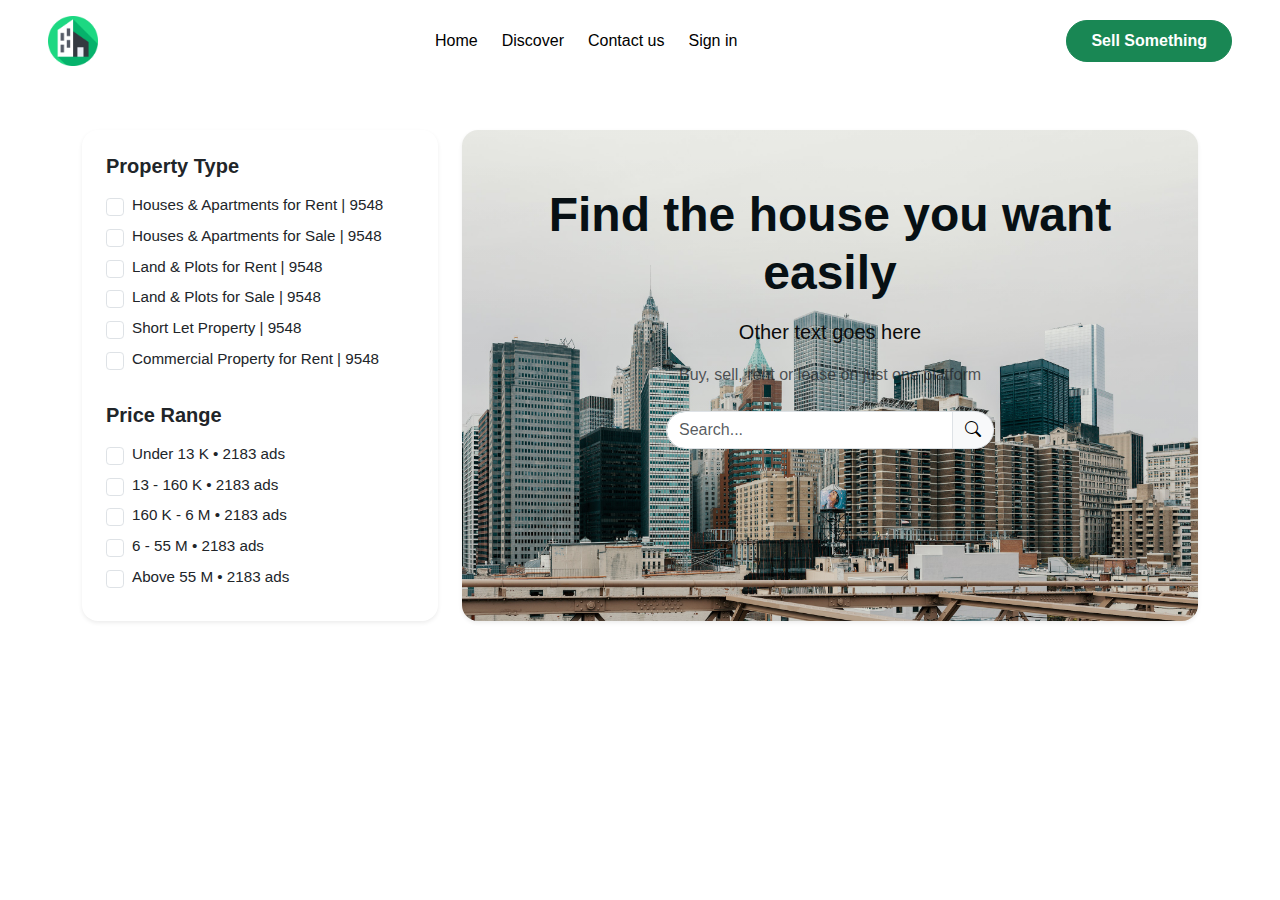
<file: index.html>
<!DOCTYPE html>
<html lang="en">
<head>
  <meta charset="UTF-8">
  <meta name="viewport" content="width=device-width, initial-scale=1.0">
  <title>Main Page</title>
  <link href="https://cdn.jsdelivr.net/npm/bootstrap@5.3.3/dist/css/bootstrap.min.css" rel="stylesheet">
  <link href="https://cdn.jsdelivr.net/npm/bootstrap-icons@1.11.3/font/bootstrap-icons.css" rel="stylesheet">
  <link rel="stylesheet" href="style.css">
</head>
<body>
  <header class="d-flex align-items-center justify-content-between px-5 py-3">
    <div class="logo d-flex align-items-center">
      <img src="images/logo.png" alt="Logo" class="me-2" style="width: 50px; height: auto; border-radius: 8px;">
    </div>
    <nav class="header-center d-flex align-items-center gap-4">
      <a class="nav-item" href="#">Home</a>
      <a class="nav-item" href="#">Discover</a>
      <a class="nav-item" href="#">Contact us</a>
      <a class="nav-item" href="#">Sign in</a>
    </nav>
    <a href="#" class="btn btn-success px-4 py-2 fw-semibold rounded-pill">Sell Something</a>
  </header>
  <section class="container my-5">
    <div class="row g-4">
      <div class="col-lg-4">
        <div class="card border-0 shadow-sm rounded-4 sidebar-card">
          <h5 class="fw-bold mb-3">Property Type</h5>
          <ul class="list-unstyled mb-4">
            <li class="mb-2"><input type="checkbox" id="house" class="form-check-input me-2"><label for="house">Houses & Apartments for Rent | 9548</label></li>
            <li class="mb-2"><input type="checkbox" id="apartment" class="form-check-input me-2"><label for="apartment">Houses & Apartments for Sale | 9548</label></li>
            <li class="mb-2"><input type="checkbox" id="studio" class="form-check-input me-2"><label for="studio">Land & Plots for Rent | 9548</label></li>
            <li class="mb-2"><input type="checkbox" id="villa" class="form-check-input me-2"><label for="villa">Land & Plots for Sale | 9548</label></li>
            <li class="mb-2"><input type="checkbox" id="shortlet" class="form-check-input me-2"><label for="shortlet">Short Let Property | 9548</label></li>
            <li class="mb-2"><input type="checkbox" id="commercial" class="form-check-input me-2"><label for="commercial">Commercial Property for Rent | 9548</label></li>
          </ul>
          <h5 class="fw-bold mb-3">Price Range</h5>
          <ul class="list-unstyled mb-0">
            <li class="mb-2"><input type="checkbox" id="range1" class="form-check-input me-2"><label for="range1">Under 13 K • 2183 ads</label></li>
            <li class="mb-2"><input type="checkbox" id="range2" class="form-check-input me-2"><label for="range2">13 - 160 K • 2183 ads</label></li>
            <li class="mb-2"><input type="checkbox" id="range3" class="form-check-input me-2"><label for="range3">160 K - 6 M • 2183 ads</label></li>
            <li class="mb-2"><input type="checkbox" id="range4" class="form-check-input me-2"><label for="range4">6 - 55 M • 2183 ads</label></li>
            <li class="mb-2"><input type="checkbox" id="range5" class="form-check-input me-2"><label for="range5">Above 55 M • 2183 ads</label></li>
          </ul>
        </div>
      </div>
      <div class="col-lg-8">
        <div class="card border-0 shadow-sm rounded-4 overflow-hidden">
          <img src="images/mtavari.jpg" class="card-img" alt="City">
          <div class="card-img-overlay d-flex flex-column justify-content-start align-items-center text-center">
            <h1 class="fw-bold display-5 mt-3 mb-3">Find the house you want easily</h1>
            <p class="lead mb-3">Other text goes here</p>
            <p class="text-muted mb-4">Buy, sell, rent or lease on just one platform</p>
            <div class="input-group w-50">
              <input type="text" class="form-control rounded-start-pill" placeholder="Search...">
              <button class="btn btn-light border rounded-end-pill">
                <i class="bi bi-search"></i>
              </button>
            </div>
          </div>
        </div>
      </div>
    </div>
  </section>
</body>
</html>
</file>
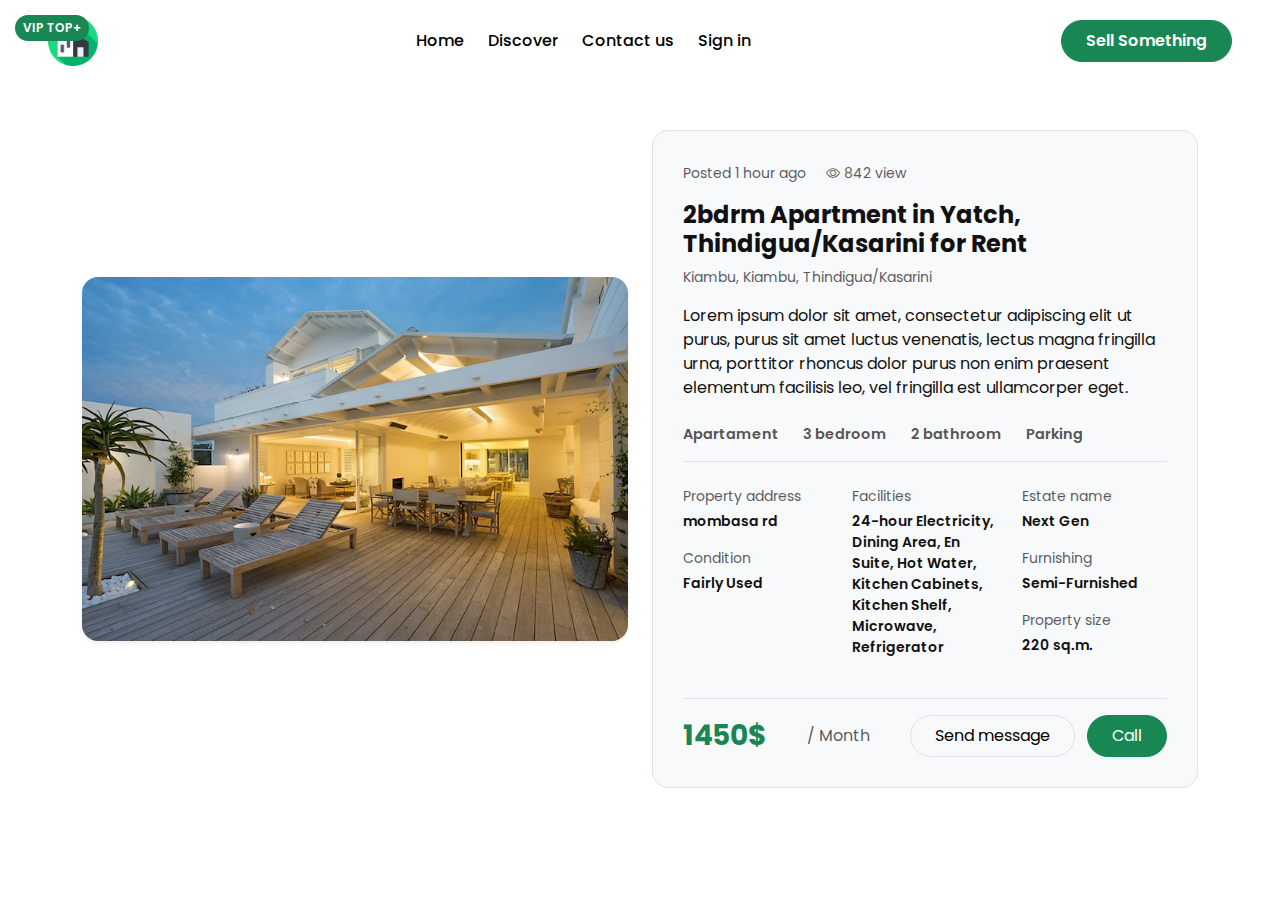
<file: internal.html>
<!DOCTYPE html>
<html lang="en">
<head>
  <meta charset="UTF-8">
  <meta name="viewport" content="width=device-width, initial-scale=1.0">
  <title>Internal Page</title>
  <link rel="preconnect" href="https://fonts.googleapis.com">
  <link rel="preconnect" href="https://fonts.gstatic.com" crossorigin>
  <link href="https://fonts.googleapis.com/css2?family=Poppins:wght@400;500;600;700&display=swap" rel="stylesheet">
  <link href="https://cdn.jsdelivr.net/npm/bootstrap@5.3.3/dist/css/bootstrap.min.css" rel="stylesheet">
  <link href="https://cdn.jsdelivr.net/npm/bootstrap-icons@1.11.3/font/bootstrap-icons.css" rel="stylesheet">
  <link rel="stylesheet" href="style.css">
</head>
<body>
  <header class="d-flex align-items-center justify-content-between px-5 py-3">
    <div class="logo d-flex align-items-center">
      <a href="index.html"><img src="images/logo.png" alt="Logo" class="me-2" style="width: 50px; height: auto; border-radius: 8px;"></a>
    </div>
    <nav class="header-center d-flex align-items-center gap-4">
      <a class="nav-item" href="index.html">Home</a>
      <a class="nav-item" href="#">Discover</a>
      <a class="nav-item" href="#">Contact us</a>
      <a class="nav-item" href="#">Sign in</a>
    </nav>
    <a href="#" class="btn btn-success px-4 py-2 fw-semibold rounded-pill">Sell Something</a>
  </header>
  <section class="container my-5">
    <div class="row g-4 align-items-center">
      <div class="col-lg-6">
        <div class="internal-hero">
          <img src="images/veranda3.jpg" alt="Veranda View" class="img-fluid rounded-4 shadow-sm">
        </div>
      </div>
      <div class="col-lg-6">
        <div class="internal-details p-4 border rounded-4">
          <div class="d-flex justify-content-between align-items-center mb-3">
            <span class="vip-top-badge bg-success text-white px-2 py-1 rounded-pill fw-semibold small">VIP TOP+</span>
            <div>
              <span class="text-muted small me-3">Posted 1 hour ago</span>
              <span class="text-muted small"><i class="bi bi-eye"></i> 842 view</span>
            </div>
          </div>
          <h2 class="fw-bold fs-4 mb-2">2bdrm Apartment in Yatch, Thindigua/Kasarini for Rent</h2>
          <p class="text-muted small mb-3">Kiambu, Kiambu, Thindigua/Kasarini</p>
          <p class="internal-description mb-4">
            Lorem ipsum dolor sit amet, consectetur adipiscing elit ut purus, purus sit amet luctus venenatis, lectus magna fringilla urna, porttitor rhoncus dolor purus non enim praesent elementum facilisis leo, vel fringilla est ullamcorper eget.
          </p>
          <div class="d-flex gap-4 mb-4 fw-semibold text-center internal-features-row border-bottom pb-3">
            <div>Apartament</div>
            <div>3 bedroom</div>
            <div>2 bathroom</div>
            <div>Parking</div>
          </div>
          <div class="internal-specifications mb-4 row">
            <div class="col-4">
              <p class="text-muted small mb-1">Property address</p>
              <p class="fw-semibold small">mombasa rd</p>
              <p class="text-muted small mb-1">Condition</p>
              <p class="fw-semibold small">Fairly Used</p>
            </div>
            <div class="col-4">
              <p class="text-muted small mb-1">Facilities</p>
              <p class="fw-semibold small">24-hour Electricity, Dining Area, En Suite, Hot Water, Kitchen Cabinets, Kitchen Shelf, Microwave, Refrigerator</p>
            </div>
            <div class="col-4">
              <p class="text-muted small mb-1">Estate name</p>
              <p class="fw-semibold small">Next Gen</p>
              <p class="text-muted small mb-1">Furnishing</p>
              <p class="fw-semibold small">Semi-Furnished</p>
              <p class="text-muted small mb-1">Property size</p>
              <p class="fw-semibold small">220 sq.m.</p>
            </div>
          </div>
          <div class="d-flex justify-content-between align-items-center pt-3 border-top">
            <span class="card-price fw-bold fs-3 text-success">1450$</span>
            <span class="card-price-period text-muted">/ Month</span>
            <div>
              <button class="btn btn-light border rounded-pill px-4 py-2 me-2">Send message</button>
              <button class="btn btn-success rounded-pill px-4 py-2">Call</button>
            </div>
          </div>
        </div>
      </div>
    </div>
  </section>
</body>
</html>
</file>
<file: style.css>
* {
  box-sizing: border-box;
  margin: 0;
  padding: 0;
}
body {
  background: #fff;
  font-family: 'Poppins', sans-serif;
  color: #111;
  -webkit-font-smoothing: antialiased;
  -moz-osx-font-smoothing: grayscale;
}
header {
  background: #ffffff;
  max-width: 1920px;
  margin: 0 auto;
  padding: 10px 80px;
  display: flex;
  align-items: center;
  justify-content: space-between;
}
.logo img {
  width: 50px;
  height: auto;
  border-radius: 8px;
}
.header-center {
  display: flex;
  gap: 40px;
}
.header-center .nav-item {
  color: #000;
  text-decoration: none;
  font-weight: 500;
  transition: color .2s ease;
}
.header-center .nav-item:hover {
  color: #28a745;
}

.form-check-input {
  width: 18px;
  height: 18px;
  accent-color: #28a745;
  margin-top: .25rem;
}
.card ul li {
  font-size: .95rem;
}
.sidebar-card {
  padding: 1.5rem;
}
.custom-card {
  border-radius: 20px;
  overflow: hidden;
  box-shadow: 0 4px 8px rgba(0, 0, 0, 0.05);
  transition: transform .25s ease, box-shadow .25s ease;
  border: none;
  background: #fff;
}
.custom-card:hover {
  transform: translateY(-6px);
  box-shadow: 0 12px 30px rgba(0, 0, 0, 0.12);
}
.card-img-container {
  position: relative;
}
.custom-card .card-img-top {
  width: 100%;
  height: 220px;
  object-fit: cover;
  display: block;
}

.vip-top-badge {
  position: absolute;
  top: 15px;
  left: 15px;
  font-size: .75rem;
  z-index: 3;
  display: inline-block;
}
.house-icon {
  position: absolute;
  bottom: 15px;
  right: 15px;
  font-size: 1.05rem;
  padding: 6px !important;
  box-shadow: 0 2px 6px rgba(0, 0, 0, 0.08);
  z-index: 3;
}
.custom-card .card-body {
  padding: 1rem;
}
.card-title {
  margin-bottom: .25rem;
}
.card-location {
  margin-bottom: .75rem;
}
.card-price {
  color: #28a745;
}
.card-features {
  font-size: .85rem;
}
.card-features span {
  display: inline-block;
}
.internal-hero img {
  width: 100%;
  height: auto;
  border-radius: 20px;
  object-fit: cover;
  display: block;
}
.internal-details {
  background: #f8f9fa;
  border: 1px solid #dee2e6 !important;
  padding: 30px !important;
  border-radius: 16px;
}
.internal-features-row div {
  font-size: .9rem;
  color: #555;
}
.site-footer {
  background: #38a846;
  color: #fff;
  max-width: 1920px;
  margin: 40px auto 0;
  padding: 30px 100px;
  font-family: Arial, sans-serif;
  border-radius: 10px;
  box-shadow: 0 0 10px rgba(0, 0, 0, 0.08);
}
.footer-content {
  display: flex;
  justify-content: space-between;
  align-items: center;
  gap: 40px;
  flex-wrap: nowrap;
  margin-bottom: 10px;
}
.footer-section {
  display: flex;
  gap: 30px;
  font-size: 16px;
  align-items: center;
}
.site-footer a {
  color: #fff;
  text-decoration: none;
  transition: color .15s;
}
.site-footer a:hover {
  color: #dddddd;
}
.footer-email {
  flex-grow: 1;
  text-align: center;
}
.footer-divider {
  border: none;
  border-top: 1px solid rgba(255, 255, 255, 0.5);
  margin: 10px 0;
}
.footer-copyright {
  text-align: center;
  font-size: 14px;
  opacity: .95;
}
.card-img-overlay {
  background: linear-gradient(0deg, rgba(0, 0, 0, 0.08), rgba(0, 0, 0, 0.02));
  color: #0b0b0b;
  padding: 2.5rem;
}
.card-img-overlay h1 {
  color: #071014;
}
.input-group .form-control {
  border-top-left-radius: 50rem;
  border-bottom-left-radius: 50rem;
}
.input-group .btn {
  border-top-right-radius: 50rem;
  border-bottom-right-radius: 50rem;
}
a:focus,
button:focus,
input:focus {
  outline: 3px solid rgba(40, 167, 69, 0.15);
  outline-offset: 2px;
}
@media (max-width: 1200px) {
  .card-img-top {
    height: 180px;
  }
  .custom-card {
    border-radius: 16px;
  }
}
@media (max-width: 992px) {
  .header-center {
    display: none;
  }
  header {
    padding: 10px 30px;
  }
  .card-img-top {
    height: 160px;
  }
  .input-group.w-50 {
    width: 100% !important;
  }
  .sidebar-card {
    padding: 1rem;
  }
  .site-footer {
    padding: 20px 40px;
  }
  .footer-content {
    flex-direction: column;
    align-items: center;
    gap: 20px;
  }
}
@media (max-width: 576px) {
  .card-img-top {
    height: 140px;
  }
  .custom-card {
    border-radius: 12px;
  }
  .vip-top-badge {
    top: 10px;
    left: 10px;
    padding: .25rem .5rem;
    font-size: .7rem;
  }
  .house-icon {
    bottom: 10px;
    right: 10px;
    padding: 5px !important;
  }
  header {
    padding: 10px 20px;
  }
  .site-footer {
    padding: 20px;
    border-radius: 8px;
  }
}
</file>
